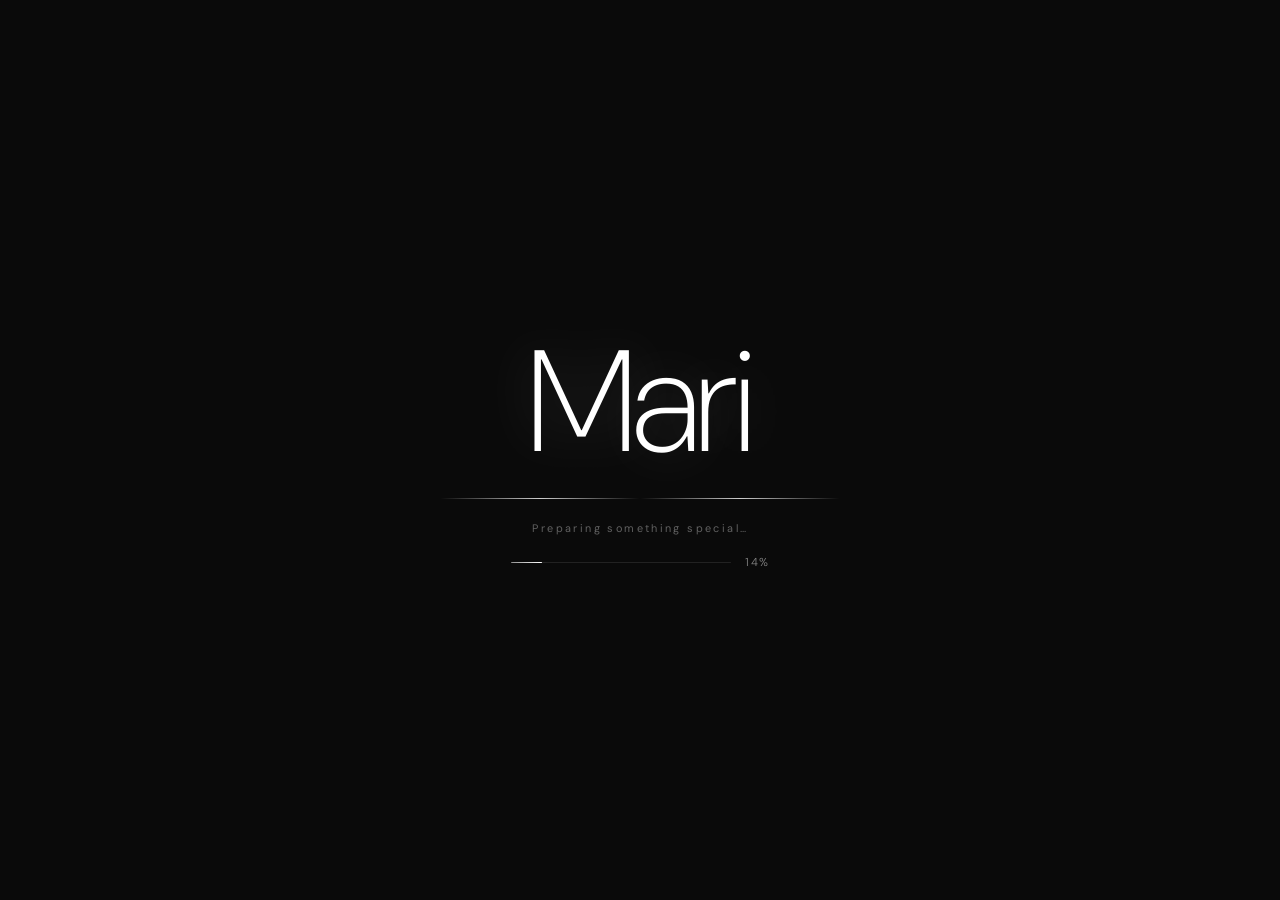
<file: index.html>
<!DOCTYPE html>
<html lang="en">
<head>
  <meta charset="UTF-8">
  <meta name="viewport" content="width=device-width, initial-scale=1.0, maximum-scale=1.0, user-scalable=no, viewport-fit=cover">
  <meta name="mobile-web-app-capable" content="yes">
  <meta name="apple-mobile-web-app-capable" content="yes">
  <meta name="apple-mobile-web-app-status-bar-style" content="black-translucent">
  <title>For You ✉</title>
  <link rel="preconnect" href="https://fonts.googleapis.com">
  <link rel="preconnect" href="https://fonts.gstatic.com" crossorigin>
  <link href="https://fonts.googleapis.com/css2?family=DM+Sans:wght@200;300;400&display=swap" rel="stylesheet">
  <link rel="stylesheet" href="src/css/splash.css">
  <link rel="stylesheet" href="src/css/hub.css">
  <link rel="stylesheet" href="src/css/pages.css">
</head>
<body>
  <div id="splash">
    <!-- Floating particles background -->
    <div class="particles" aria-hidden="true"></div>

    <!-- Animated light streaks -->
    <div class="streaks" aria-hidden="true">
      <div class="streak"></div>
      <div class="streak"></div>
      <div class="streak"></div>
      <div class="streak"></div>
      <div class="streak"></div>
    </div>

    <!-- Loading phase -->
    <div class="loader">
      <!-- Name reveal: letters drop in one by one -->
      <div class="loader-name" aria-hidden="true">
        <span class="ln">M</span><span class="ln">a</span><span class="ln">r</span><span class="ln">i</span>
      </div>
      <!-- Expanding accent lines -->
      <div class="loader-lines" aria-hidden="true">
        <div class="ll ll--left"></div>
        <div class="ll ll--right"></div>
      </div>
      <!-- Sub-label -->
      <span class="loader-label">Preparing something special…</span>
      <!-- Progress bar -->
      <div class="loader-bar-wrap" aria-hidden="true">
        <div class="loader-bar-track">
          <div class="loader-bar-fill"></div>
        </div>
        <span class="loader-percent">0%</span>
      </div>
    </div>

    <!-- Envelope (hidden initially, morphs in after load) -->
    <div class="envelope" aria-label="Letter" role="button" tabindex="0">
      <div class="envelope-body">
        <div class="envelope-flap"></div>
        <!-- Letter sheet peeks out when opened -->
        <div class="envelope-letter">
          <span class="letter-text">for you ♡</span>
        </div>
        <div class="envelope-heart">&#10084;</div>
      </div>
      <span class="envelope-hint">Tap to open</span>
    </div>

    <!-- Circle wipe transition overlay -->
    <div class="circle-wipe" aria-hidden="true"></div>
  </div>

  <main id="hub" class="hub" hidden>
    <!-- Ambient hub particles -->
    <div class="hub-particles" aria-hidden="true"></div>

    <div class="hub-inner">
      <h1 class="hub-title">Happy Birthday, Mari! 🎂</h1>
      <p class="hub-subtitle">Choose a surprise</p>

      <div class="hub-grid">

        <!-- Gallery card -->
        <button class="hub-card hub-card--gallery" data-page="gallery" aria-label="Photo gallery">
          <div class="hub-card__shine" aria-hidden="true"></div>
          <div class="hub-card__bg" aria-hidden="true"></div>
          <div class="hub-card__icon" aria-hidden="true">
            <span class="card-icon-inner">📸</span>
            <div class="card-icon-ring"></div>
          </div>
          <div class="hub-card__text">
            <span class="hub-card__label">Gallery</span>
            <span class="hub-card__sub">Our photos</span>
          </div>
          <div class="hub-card__arrow" aria-hidden="true"></div>
        </button>

        <!-- Jokes card -->
        <button class="hub-card hub-card--jokes" data-page="jokes" aria-label="Jokes">
          <div class="hub-card__shine" aria-hidden="true"></div>
          <div class="hub-card__bg" aria-hidden="true"></div>
          <div class="hub-card__icon" aria-hidden="true">
            <span class="card-icon-inner">🎭</span>
            <div class="card-icon-ring"></div>
          </div>
          <div class="hub-card__text">
            <span class="hub-card__label">Jokes</span>
            <span class="hub-card__sub">Laugh or not?</span>
          </div>
          <div class="hub-card__arrow" aria-hidden="true"></div>
        </button>

        <!-- Message card — last -->
        <button class="hub-card hub-card--message" data-page="message" aria-label="Special message">
          <div class="hub-card__shine" aria-hidden="true"></div>
          <div class="hub-card__bg" aria-hidden="true"></div>
          <div class="hub-card__icon" aria-hidden="true">
            <span class="card-icon-inner">💌</span>
            <div class="card-icon-ring"></div>
          </div>
          <div class="hub-card__text">
            <span class="hub-card__label">Message</span>
            <span class="hub-card__sub">A letter for you</span>
          </div>
          <div class="hub-card__arrow" aria-hidden="true"></div>
        </button>

      </div>
    </div>
  </main>

  <script src="src/js/splash.js"></script>
</body>
</html>
</file>
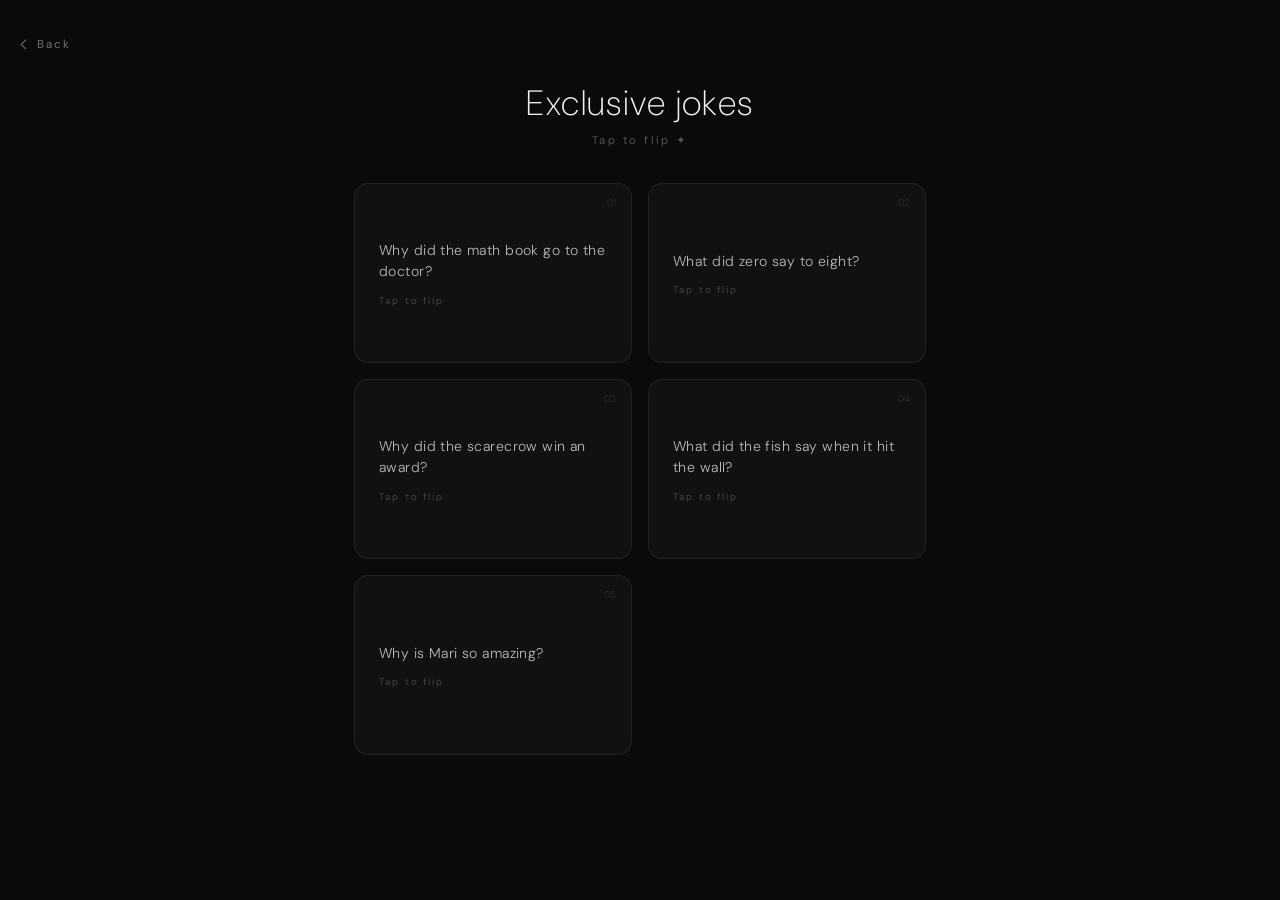
<file: src/pages/jokes.html>
<!DOCTYPE html>
<html lang="en" class="page-standalone">
<head>
  <meta charset="UTF-8">
  <meta name="viewport" content="width=device-width, initial-scale=1.0, maximum-scale=1.0, user-scalable=no, viewport-fit=cover">
  <meta name="mobile-web-app-capable" content="yes">
  <meta name="apple-mobile-web-app-capable" content="yes">
  <meta name="apple-mobile-web-app-status-bar-style" content="black-translucent">
  <title>Exclusive Jokes ✉</title>
  <link rel="preconnect" href="https://fonts.googleapis.com">
  <link rel="preconnect" href="https://fonts.gstatic.com" crossorigin>
  <link href="https://fonts.googleapis.com/css2?family=DM+Sans:wght@200;300;400&display=swap" rel="stylesheet">
  <link rel="stylesheet" href="../css/splash.css">
  <link rel="stylesheet" href="../css/pages.css">
</head>
<body id="page-jokes" class="page-standalone">

  <button class="page-back" id="back-btn" aria-label="Go back">Back</button>

  <div class="page-header">
    <h2 class="page-title">Exclusive jokes</h2>
    <p class="page-subtitle">Tap to flip ✦</p>
  </div>

  <div class="jokes-list">

    <div class="joke-card" data-joke>
      <div class="joke-card__inner">
        <div class="joke-card__front">
          <span class="joke-card__num">01</span>
          <p class="joke-card__setup">Why did the math book go to the doctor?</p>
          <p class="joke-card__tap-hint">Tap to flip</p>
        </div>
        <div class="joke-card__back">
          <p class="joke-card__punchline">Because it had too many problems!</p>
          <p class="joke-card__tap-hint">Tap to flip back</p>
        </div>
      </div>
    </div>

    <div class="joke-card" data-joke>
      <div class="joke-card__inner">
        <div class="joke-card__front">
          <span class="joke-card__num">02</span>
          <p class="joke-card__setup">What did zero say to eight?</p>
          <p class="joke-card__tap-hint">Tap to flip</p>
        </div>
        <div class="joke-card__back">
          <p class="joke-card__punchline">Nice belt!</p>
          <p class="joke-card__tap-hint">Tap to flip back</p>
        </div>
      </div>
    </div>

    <div class="joke-card" data-joke>
      <div class="joke-card__inner">
        <div class="joke-card__front">
          <span class="joke-card__num">03</span>
          <p class="joke-card__setup">Why did the scarecrow win an award?</p>
          <p class="joke-card__tap-hint">Tap to flip</p>
        </div>
        <div class="joke-card__back">
          <p class="joke-card__punchline">Because he was outstanding in his field.</p>
          <p class="joke-card__tap-hint">Tap to flip back</p>
        </div>
      </div>
    </div>

    <div class="joke-card" data-joke>
      <div class="joke-card__inner">
        <div class="joke-card__front">
          <span class="joke-card__num">04</span>
          <p class="joke-card__setup">What did the fish say when it hit the wall?</p>
          <p class="joke-card__tap-hint">Tap to flip</p>
        </div>
        <div class="joke-card__back">
          <p class="joke-card__punchline">Dam!</p>
          <p class="joke-card__tap-hint">Tap to flip back</p>
        </div>
      </div>
    </div>

    <div class="joke-card" data-joke>
      <div class="joke-card__inner">
        <div class="joke-card__front">
          <span class="joke-card__num">05</span>
          <p class="joke-card__setup">Why is Mari so amazing?</p>
          <p class="joke-card__tap-hint">Tap to flip</p>
        </div>
        <div class="joke-card__back">
          <p class="joke-card__punchline">That's not a joke — it's literally the truth. 🎂</p>
          <p class="joke-card__tap-hint">Tap to flip back</p>
        </div>
      </div>
    </div>

  </div>

  <script src="../js/jokes.js"></script>
</body>
</html>
</file>
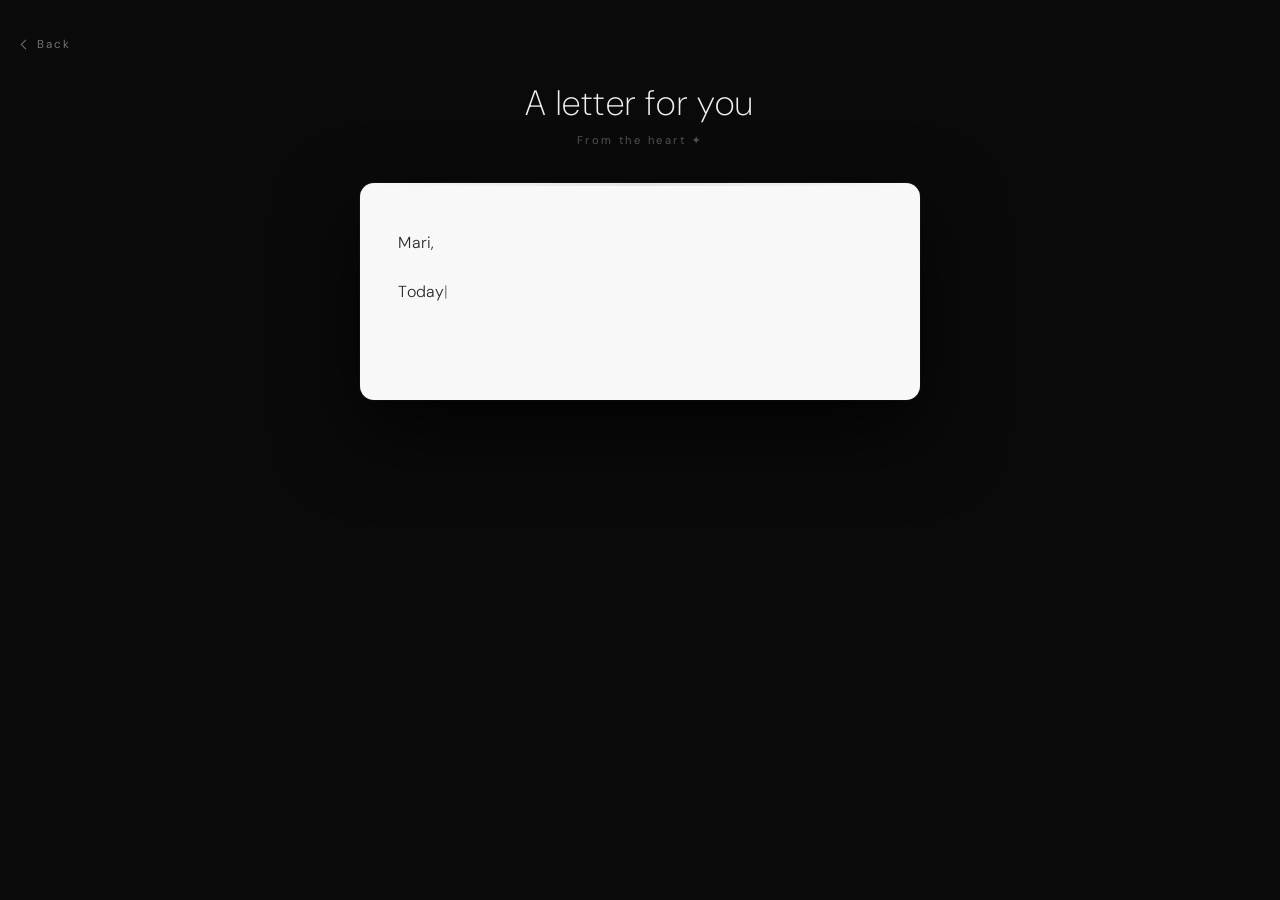
<file: src/pages/message.html>
<!DOCTYPE html>
<html lang="en" class="page-standalone">
<head>
  <meta charset="UTF-8">
  <meta name="viewport" content="width=device-width, initial-scale=1.0, maximum-scale=1.0, user-scalable=no, viewport-fit=cover">
  <meta name="mobile-web-app-capable" content="yes">
  <meta name="apple-mobile-web-app-capable" content="yes">
  <meta name="apple-mobile-web-app-status-bar-style" content="black-translucent">
  <title>A Letter For You ✉</title>
  <link rel="preconnect" href="https://fonts.googleapis.com">
  <link rel="preconnect" href="https://fonts.gstatic.com" crossorigin>
  <link href="https://fonts.googleapis.com/css2?family=DM+Sans:wght@200;300;400&display=swap" rel="stylesheet">
  <link rel="stylesheet" href="../css/splash.css">
  <link rel="stylesheet" href="../css/pages.css">
</head>
<body id="page-message" class="page-standalone">

  <button class="page-back" id="back-btn" aria-label="Go back">Back</button>

  <div class="page-header">
    <h2 class="page-title">A letter for you</h2>
    <p class="page-subtitle">From the heart ✦</p>
  </div>

  <div class="message-wrap">
    <div class="message-letter">
      <p data-typewrite="Mari,"></p>
      <p data-typewrite="Today is a special day — and I couldn't let it pass without telling you how much you mean to me."></p>
      <p data-typewrite="You're one of the most incredible people I've ever met. You have this energy that makes any room feel lighter, more fun, more alive."></p>
      <p data-typewrite="May this birthday be as special as you deserve. May it bring lots of joy, lots of laughter, and all the best things life has to offer."></p>
      <p data-typewrite="I wish you everything, Mari. Literally everything."></p>
      <p data-typewrite="Happy Birthday! 🎂"></p>
      <span class="message-letter__sign">
        <span data-typewrite="With love,"></span><br>
        <span data-typewrite="— Your slutty cousin"></span>
      </span>
      <span class="message-letter__heart" aria-hidden="true">♡</span>
    </div>
  </div>

  <script src="../js/message.js"></script>
</body>
</html>
</file>
<file: src/css/splash.css>
/* ===== Reset & Base ===== */
*, *::before, *::after {
  margin: 0;
  padding: 0;
  box-sizing: border-box;
  -webkit-user-select: none;
  user-select: none;
}

:root {
  /* Black / white / grey palette */
  --bg:           #0a0a0a;
  --bg-mid:       #111111;
  --bg-raised:    #1a1a1a;
  --border:       rgba(255,255,255,.08);
  --border-hi:    rgba(255,255,255,.18);
  --text:         #f0f0f0;
  --text-dim:     rgba(240,240,240,.38);
  --text-mid:     rgba(240,240,240,.65);
  --accent:       #ffffff;
  --accent-dim:   rgba(255,255,255,.55);
  --ring-track:   rgba(255,255,255,.07);
  --envelope-bg:  #e8e8e8;
  --envelope-flap:#d0d0d0;
  --letter-bg:    #f8f8f8;
  --heart:        #ffffff;
}

html, body {
  height: 100%;
  overflow: hidden;
  background: var(--bg);
  font-family: 'DM Sans', 'Segoe UI', system-ui, sans-serif;
  color: var(--text);
  -webkit-font-smoothing: antialiased;
  -webkit-tap-highlight-color: transparent;
  -webkit-touch-callout: none;
  touch-action: pan-y;
}

img {
  -webkit-user-drag: none;
  pointer-events: none;
}

a, button, [role="button"] {
  -webkit-tap-highlight-color: transparent;
  touch-action: manipulation;
}

/* ===== Splash wrapper ===== */
#splash {
  position: fixed;
  inset: 0;
  display: flex;
  align-items: center;
  justify-content: center;
  z-index: 1000;
  background: var(--bg);
}

#splash.fade-out {
  opacity: 0;
  pointer-events: none;
  transition: opacity .6s ease;
}

/* ===== Floating Particles ===== */
.particles {
  position: absolute;
  inset: 0;
  overflow: hidden;
  pointer-events: none;
}

.particle {
  position: absolute;
  border-radius: 50%;
  opacity: 0;
  will-change: transform, opacity;
}

.particle--dot {
  width: var(--size);
  height: var(--size);
  background: rgba(255,255,255,.5);
  animation: float-dot var(--dur) var(--delay) ease-in-out infinite;
}

.particle--star {
  width: var(--size);
  height: var(--size);
  background: rgba(255,255,255,.7);
  clip-path: polygon(50% 0%, 61% 35%, 98% 35%, 68% 57%, 79% 91%, 50% 70%, 21% 91%, 32% 57%, 2% 35%, 39% 35%);
  animation: float-star var(--dur) var(--delay) ease-in-out infinite;
}

.particle--ring {
  width: var(--size);
  height: var(--size);
  border: 1px solid rgba(255,255,255,.25);
  border-radius: 50%;
  animation: float-ring var(--dur) var(--delay) ease-in-out infinite;
}

@keyframes float-dot {
  0%   { opacity: 0; transform: translateY(0) scale(.4); }
  20%  { opacity: .4; }
  60%  { opacity: .15; transform: translateY(var(--drift)) scale(1); }
  100% { opacity: 0; transform: translateY(calc(var(--drift) * 1.8)) scale(.3); }
}

@keyframes float-star {
  0%   { opacity: 0; transform: translateY(0) rotate(0deg) scale(.3); }
  25%  { opacity: .55; }
  50%  { opacity: .15; transform: translateY(var(--drift)) rotate(180deg) scale(1); }
  100% { opacity: 0; transform: translateY(calc(var(--drift) * 1.6)) rotate(360deg) scale(.2); }
}

@keyframes float-ring {
  0%   { opacity: 0; transform: translateY(0) scale(.5); }
  20%  { opacity: .25; }
  70%  { opacity: .07; transform: translateY(var(--drift)) scale(1.4); }
  100% { opacity: 0; transform: translateY(calc(var(--drift) * 1.5)) scale(.6); }
}

/* ===== Light Streaks ===== */
.streaks {
  position: absolute;
  inset: 0;
  overflow: hidden;
  pointer-events: none;
}

.streak {
  position: absolute;
  width: 1px;
  height: 100px;
  background: linear-gradient(to bottom, transparent 0%, rgba(255,255,255,.2) 50%, transparent 100%);
  opacity: 0;
  will-change: transform, opacity;
  animation: streak-fall var(--dur, 4s) var(--delay, 0s) ease-in infinite;
}

@keyframes streak-fall {
  0%   { opacity: 0; transform: translateY(-120px); }
  8%   { opacity: .45; }
  35%  { opacity: .1; }
  100% { opacity: 0; transform: translateY(110vh); }
}

/* ===== Loader — cinematic name-reveal + bar ===== */
.loader {
  position: relative;
  display: flex;
  flex-direction: column;
  align-items: center;
  justify-content: center;
  gap: 0;
  will-change: transform, opacity;
  transition: transform 1s cubic-bezier(.4, 0, .2, 1),
              opacity  .8s cubic-bezier(.4, 0, .2, 1);
}

.loader.hide {
  transform: scale(.25) translateY(16px);
  opacity: 0;
  pointer-events: none;
}

/* --- Big name drop --- */
.loader-name {
  display: flex;
  gap: 0;
  line-height: 1;
  margin-bottom: 24px;
}

.ln {
  font-size: clamp(5rem, 18vw, 9rem);
  font-weight: 200;
  color: #fff;
  letter-spacing: -.02em;
  display: inline-block;
  opacity: 0;
  transform: translateY(-28px) scaleY(.6);
  transform-origin: bottom center;
  will-change: transform, opacity;
  text-shadow: 0 0 60px rgba(255,255,255,.18);
}

/* each letter drops in sequentially via JS adding class .drop */
.ln.drop {
  animation: ln-drop .7s cubic-bezier(.22, 1, .36, 1) forwards;
}

@keyframes ln-drop {
  0%   { opacity: 0; transform: translateY(-40px) scaleY(.5); }
  60%  { opacity: 1; transform: translateY(6px) scaleY(1.04); }
  80%  { transform: translateY(-3px) scaleY(.98); }
  100% { opacity: 1; transform: translateY(0) scaleY(1); }
}

/* --- Horizontal accent lines --- */
.loader-lines {
  display: flex;
  align-items: center;
  justify-content: center;
  width: 100%;
  margin-bottom: 22px;
  position: relative;
  height: 1px;
}

.ll {
  position: absolute;
  height: 1px;
  width: 0;
  background: linear-gradient(90deg, transparent, rgba(255,255,255,.8), transparent);
  will-change: width, opacity;
  transition: width 1.2s cubic-bezier(.22, 1, .36, 1),
              opacity .4s ease;
  opacity: 0;
}

.ll--left  { right: 50%; transform-origin: right; }
.ll--right { left: 50%;  transform-origin: left; }

.ll.expand {
  width: clamp(80px, 22vw, 200px);
  opacity: 1;
}

/* --- Sub label --- */
.loader-label {
  font-size: .68rem;
  color: rgba(240,240,240,.38);
  letter-spacing: .22em;
  margin-bottom: 20px;
  opacity: 0;
  transform: translateY(5px);
  animation: label-fade 1.2s 1.6s ease forwards;
}

@keyframes label-fade {
  0%   { opacity: 0; transform: translateY(5px); }
  100% { opacity: 1; transform: translateY(0); }
}

/* --- Progress bar --- */
.loader-bar-wrap {
  display: flex;
  align-items: center;
  gap: 14px;
  opacity: 0;
  animation: label-fade 1s 1.9s ease forwards;
}

.loader-bar-track {
  width: clamp(100px, 28vw, 220px);
  height: 1px;
  background: rgba(255,255,255,.1);
  border-radius: 1px;
  overflow: hidden;
  position: relative;
}

.loader-bar-fill {
  position: absolute;
  top: 0;
  left: 0;
  height: 100%;
  width: 0%;
  background: linear-gradient(90deg, rgba(255,255,255,.5), #fff);
  border-radius: 1px;
  box-shadow: 0 0 8px rgba(255,255,255,.6);
  will-change: width;
  transition: width .2s linear;
}

.loader-percent {
  font-size: .72rem;
  font-weight: 300;
  letter-spacing: .14em;
  color: rgba(240,240,240,.55);
  user-select: none;
  min-width: 3ch;
  text-align: left;
}

/* Burst particles at 100% */
.burst-particle {
  position: absolute;
  width: 3px;
  height: 3px;
  border-radius: 50%;
  background: rgba(255,255,255,.9);
  will-change: transform, opacity;
  pointer-events: none;
}

/* ===== Envelope ===== */
.envelope {
  position: absolute;
  display: flex;
  flex-direction: column;
  align-items: center;
  justify-content: center;
  gap: 20px;
  opacity: 0;
  transform: scale(.5) translateY(16px);
  pointer-events: none;
  will-change: transform, opacity;
  cursor: pointer;
  transition: transform 1.2s cubic-bezier(.22, 1, .36, 1),
              opacity  1s  cubic-bezier(.22, 1, .36, 1);
  outline: none;
}

.envelope:focus-visible .envelope-body {
  outline: 1px solid rgba(255,255,255,.5);
  outline-offset: 10px;
  border-radius: 12px;
}

.envelope.show {
  opacity: 1;
  transform: scale(1) translateY(0);
  pointer-events: auto;
}

.envelope.opening .envelope-body {
  animation: none;
}

/* Envelope body */
.envelope-body {
  position: relative;
  width: 160px;
  height: 114px;
  background: linear-gradient(160deg, #e8e8e8 0%, #d2d2d2 100%);
  border-radius: 12px;
  box-shadow:
    0 12px 40px rgba(0,0,0,.55),
    0 0  80px rgba(255,255,255,.04),
    inset 0 1px 0 rgba(255,255,255,.4);
  overflow: visible;
  transition: transform .7s cubic-bezier(.22, 1, .36, 1),
              box-shadow .7s ease;
}

.envelope:hover .envelope-body {
  transform: translateY(-4px);
  box-shadow:
    0 20px 60px rgba(0,0,0,.6),
    0 0 100px rgba(255,255,255,.07);
}

/* Flap (triangle) */
.envelope-flap {
  position: absolute;
  top: 0;
  left: 0;
  width: 100%;
  height: 0;
  border-left: 80px solid transparent;
  border-right: 80px solid transparent;
  border-top: 60px solid #c8c8c8;
  transform-origin: top center;
  transition: transform .8s cubic-bezier(.22, 1, .36, 1);
  z-index: 3;
  filter: drop-shadow(0 3px 6px rgba(0,0,0,.12));
}

.envelope.opening .envelope-flap {
  transform: rotateX(175deg);
}

/* Letter sheet slides up */
.envelope-letter {
  position: absolute;
  bottom: 18px;
  left: 50%;
  transform: translateX(-50%) translateY(0);
  width: 128px;
  height: 82px;
  background: var(--letter-bg);
  border-radius: 6px;
  display: flex;
  align-items: center;
  justify-content: center;
  box-shadow: 0 2px 12px rgba(0,0,0,.15);
  z-index: 2;
  transition: transform .9s .2s cubic-bezier(.22, 1, .36, 1),
              opacity   .6s .2s ease;
  opacity: 0;
}

.envelope.opening .envelope-letter {
  transform: translateX(-50%) translateY(-76px);
  opacity: 1;
  z-index: 5; /* above flap (z-index: 3) */
}

.letter-text {
  font-size: .68rem;
  color: #555;
  letter-spacing: .12em;
  font-style: italic;
}

/* Heart seal */
.envelope-heart {
  position: absolute;
  top: -8px;
  left: 50%;
  transform: translateX(-50%) scale(0);
  font-size: 1.5rem;
  color: var(--heart);
  z-index: 4;
  will-change: transform;
  transition: transform .5s .6s cubic-bezier(.34, 1.56, .64, 1);
  filter: drop-shadow(0 0 8px rgba(255,255,255,.3)) grayscale(1) brightness(0);
}

.envelope.show .envelope-heart {
  transform: translateX(-50%) scale(1);
}

.envelope.opening .envelope-heart {
  transition: transform .3s cubic-bezier(.4, 0, 1, 1), opacity .25s ease;
  transform: translateX(-50%) scale(0);
  opacity: 0;
}

/* Hint text under envelope */
.envelope-hint {
  font-size: .67rem;
  color: var(--text-dim);
  letter-spacing: .22em;
  opacity: 0;
  transform: translateY(5px);
  transition: opacity .7s 1s ease, transform .7s 1s ease;
}

.envelope.show .envelope-hint {
  opacity: 1;
  transform: translateY(0);
  animation: hint-pulse 3s 2.5s ease-in-out infinite;
}

.envelope.opening .envelope-hint {
  opacity: 0 !important;
  transition: opacity .15s ease !important;
  animation: none !important;
}

@keyframes hint-pulse {
  0%, 100% { opacity: .35; }
  50%      { opacity: .75; }
}

/* Idle float for envelope */
.envelope.show .envelope-body {
  animation: idle-float 5s ease-in-out infinite;
}

@keyframes idle-float {
  0%, 100% { transform: translateY(0); }
  50%      { transform: translateY(-7px); }
}

/* Subtle glow halo behind envelope */
.envelope.show::before {
  content: '';
  position: absolute;
  width: 240px;
  height: 240px;
  border-radius: 50%;
  background: radial-gradient(circle, rgba(255,255,255,.05) 0%, transparent 65%);
  animation: glow-pulse 4s ease-in-out infinite;
  pointer-events: none;
}

@keyframes glow-pulse {
  0%, 100% { transform: scale(.95); opacity: .5; }
  50%      { transform: scale(1.1); opacity: 1; }
}

/* ===== Circle-Wipe Transition ===== */
.circle-wipe {
  position: fixed;
  top: 50%;
  left: 50%;
  width: 0;
  height: 0;
  border-radius: 50%;
  background: var(--bg);
  transform: translate(-50%, -50%);
  pointer-events: none;
  z-index: 1001;
  will-change: width, height;
  transition: width 1.1s cubic-bezier(.76, 0, .24, 1),
              height 1.1s cubic-bezier(.76, 0, .24, 1),
              opacity .5s .9s ease;
}

.circle-wipe.expand {
  opacity: 1;
}

.circle-wipe.fade {
  opacity: 0;
}
</file>
<file: src/css/hub.css>
/* ===== Hub Page ===== */
.hub {
  position: fixed;
  inset: 0;
  display: flex;
  align-items: center;
  justify-content: center;
  background: #0a0a0a;
  z-index: 1;
  opacity: 0;
  transform: scale(1.03);
  transition: opacity .9s ease, transform .9s cubic-bezier(.22, 1, .36, 1);
  overflow: hidden;
}

.hub.reveal {
  opacity: 1;
  transform: scale(1);
}

/* Ambient background particles — spawned by JS */
.hub-particles {
  position: absolute;
  inset: 0;
  pointer-events: none;
  overflow: hidden;
}

.hub-particle {
  position: absolute;
  border-radius: 50%;
  background: rgba(255,255,255,.2);
  opacity: 0;
  animation: hub-drift var(--dur) var(--delay) ease-in-out infinite;
}

@keyframes hub-drift {
  0%   { opacity: 0; transform: translateY(0) scale(.5); }
  20%  { opacity: .3; }
  80%  { opacity: .1; }
  100% { opacity: 0; transform: translateY(var(--drift)) scale(.8); }
}

/* ===== Inner layout ===== */
.hub-inner {
  position: relative;
  text-align: center;
  padding: 2rem 1.5rem;
  width: 100%;
  max-width: 780px;
  z-index: 1;
}

.hub-title {
  font-size: clamp(1.6rem, 5vw, 2.8rem);
  font-weight: 300;
  letter-spacing: .03em;
  color: #f0f0f0;
  margin-bottom: .5rem;
  opacity: 0;
  transform: translateY(22px);
  animation: hub-fade-up .9s .3s ease forwards;
}

.hub-subtitle {
  font-size: clamp(.8rem, 2vw, .9rem);
  color: rgba(240,240,240,.38);
  letter-spacing: .22em;
  margin-bottom: 2.8rem;
  opacity: 0;
  transform: translateY(14px);
  animation: hub-fade-up .9s .5s ease forwards;
}

@keyframes hub-fade-up {
  to { opacity: 1; transform: translateY(0); }
}

/* ===== Grid ===== */
.hub-grid {
  display: grid;
  grid-template-columns: 1fr;
  max-width: 460px;
  margin: 0 auto;
  gap: .9rem;
  opacity: 0;
  transform: translateY(18px);
  animation: hub-fade-up .9s .7s ease forwards;
}

/* ===== Base card — horizontal list row ===== */
.hub-card {
  position: relative;
  display: flex;
  flex-direction: row;
  align-items: center;
  gap: 1.2rem;
  padding: 1.1rem 1.4rem;
  border: none;
  border-radius: 14px;
  cursor: pointer;
  overflow: hidden;
  outline: none;
  text-align: left;

  background: #141414;
  border: 1px solid rgba(255,255,255,.07);

  color: #f0f0f0;
  will-change: transform, box-shadow;
  transition:
    transform .5s cubic-bezier(.22, 1, .36, 1),
    box-shadow .5s ease,
    border-color .5s ease;
}

.hub-card:nth-child(1) { animation: card-pop .7s .88s cubic-bezier(.34, 1.56, .64, 1) both; }
.hub-card:nth-child(2) { animation: card-pop .7s 1.04s cubic-bezier(.34, 1.56, .64, 1) both; }
.hub-card:nth-child(3) { animation: card-pop .7s 1.20s cubic-bezier(.34, 1.56, .64, 1) both; }

@keyframes card-pop {
  0%   { opacity: 0; transform: scale(.78) translateY(28px); }
  100% { opacity: 1; transform: scale(1)   translateY(0); }
}

/* Hover lift */
.hub-card:hover {
  border-color: rgba(255,255,255,.18);
  box-shadow: 0 12px 40px rgba(0,0,0,.5), 0 0 60px rgba(255,255,255,.03);
}

/* Focus ring */
.hub-card:focus-visible {
  border-color: rgba(255,255,255,.4);
}

/* Active press */
.hub-card:active {
  transform: scale(.97) translateY(0);
  transition-duration: .1s;
}

/* ===== Shine sweep on hover ===== */
.hub-card__shine {
  position: absolute;
  inset: 0;
  background: linear-gradient(
    115deg,
    transparent 28%,
    rgba(255,255,255,.055) 50%,
    transparent 72%
  );
  transform: translateX(-110%);
  transition: transform .7s ease;
  pointer-events: none;
  z-index: 0;
}

.hub-card:hover .hub-card__shine {
  transform: translateX(110%);
}

/* ===== Background blob (neutral white tint per card) ===== */
.hub-card__bg {
  position: absolute;
  inset: 0;
  border-radius: inherit;
  opacity: 0;
  transition: opacity .5s ease;
  pointer-events: none;
  z-index: 0;
}

.hub-card--gallery .hub-card__bg,
.hub-card--message .hub-card__bg,
.hub-card--jokes   .hub-card__bg {
  background: radial-gradient(ellipse at 50% 90%, rgba(255,255,255,.06) 0%, transparent 65%);
}

.hub-card:hover .hub-card__bg { opacity: 1; }

/* ===== Border accent per card (all neutral \u2014 handled by base .hub-card) ===== */
/* Individual card variants share the same neutral border treatment. */

/* ===== Icon area ===== */
.hub-card__icon {
  position: relative;
  display: flex;
  align-items: center;
  justify-content: center;
  width: 52px;
  height: 52px;
  flex-shrink: 0;
  z-index: 1;
}

.card-icon-inner {
  font-size: 1.8rem;
  line-height: 1;
  will-change: transform;
  transition: transform .45s cubic-bezier(.34, 1.56, .64, 1);
  display: block;
  filter: grayscale(.8) brightness(.95);
}

.hub-card:hover .card-icon-inner {
  transform: scale(1.18) translateY(-3px);
  filter: grayscale(0) brightness(1);
}

/* Animated halo ring behind icon */
.card-icon-ring {
  position: absolute;
  inset: -4px;
  border-radius: 50%;
  border: 1px solid rgba(255,255,255,0);
  transition: border-color .45s ease, transform .5s ease;
  transform: scale(.82);
}

.hub-card:hover .card-icon-ring {
  border-color: rgba(255,255,255,.2);
  transform: scale(1);
}

/* ===== Labels wrapper ===== */
.hub-card__text {
  display: flex;
  flex-direction: column;
  gap: .2rem;
  z-index: 1;
  flex: 1;
}

/* ===== Labels ===== */
.hub-card__label {
  font-size: .95rem;
  font-weight: 400;
  letter-spacing: .12em;
  color: rgba(240,240,240,.85);
  z-index: 1;
  transition: color .35s ease;
}

.hub-card:hover .hub-card__label {
  color: #ffffff;
}

.hub-card__sub {
  font-size: .7rem;
  color: rgba(240,240,240,.3);
  letter-spacing: .14em;
  z-index: 1;
  transition: color .35s ease;
}

.hub-card:hover .hub-card__sub {
  color: rgba(240,240,240,.6);
}

/* ===== Right arrow ===== */
.hub-card__arrow {
  margin-left: auto;
  width: 22px;
  height: 22px;
  display: flex;
  align-items: center;
  justify-content: center;
  z-index: 1;
  opacity: .2;
  transition: opacity .35s ease, transform .35s cubic-bezier(.22, 1, .36, 1);
  flex-shrink: 0;
}

.hub-card__arrow::after {
  content: '';
  display: block;
  width: 7px;
  height: 7px;
  border-right: 1.5px solid #fff;
  border-top: 1.5px solid #fff;
  transform: rotate(45deg);
}

.hub-card:hover .hub-card__arrow {
  opacity: .7;
  transform: translateX(3px);
}

/* ===== Wobble keyframe (triggered by JS on click) ===== */
@keyframes card-wobble {
  0%   { transform: scale(1)    translateY(0)    rotate(0deg); }
  20%  { transform: scale(1.04) translateY(-4px) rotate(-1.5deg); }
  40%  { transform: scale(.98)  translateY(2px)  rotate(1.2deg); }
  60%  { transform: scale(1.02) translateY(-2px) rotate(-.8deg); }
  80%  { transform: scale(.99)  translateY(1px)  rotate(.5deg); }
  100% { transform: scale(1)    translateY(0)    rotate(0deg); }
}

.hub-card.wobble {
  animation: card-wobble .55s cubic-bezier(.22, 1, .36, 1) both;
}

/* =============================================
   MOBILE / iOS SAFE-AREA & TOUCH TARGETS
   ============================================= */

.hub-inner {
  padding-top: max(2rem, calc(1.5rem + env(safe-area-inset-top)));
  padding-bottom: max(2rem, calc(1.5rem + env(safe-area-inset-bottom)));
  padding-left: max(1.5rem, env(safe-area-inset-left));
  padding-right: max(1.5rem, env(safe-area-inset-right));
}

.hub-card {
  min-height: 64px;
}

@media (max-width: 480px) {
  .hub-card {
    padding: 1rem 1.2rem;
    gap: 1rem;
  }

  .hub-card__icon {
    width: 44px;
    height: 44px;
  }

  .card-icon-inner {
    font-size: 1.55rem;
  }
}
</file>
<file: src/css/pages.css>
/* ===== Shared sub-page styles ===== */

/* Page panels — hidden by default, slide in over hub */
.page {
  position: fixed;
  inset: 0;
  background: #0a0a0a;
  z-index: 10;
  opacity: 0;
  pointer-events: none;
  transform: translateY(30px);
  transition: opacity .55s cubic-bezier(.22, 1, .36, 1),
              transform .55s cubic-bezier(.22, 1, .36, 1);
  overflow-y: hidden;
  -webkit-overflow-scrolling: touch;
  display: flex;
  flex-direction: column;
}

.page.active {
  opacity: 1;
  pointer-events: auto;
  transform: translateY(0);
  overflow-y: auto;
}

/* Back button */
.page-back {
  position: fixed;
  top: 22px;
  left: 22px;
  z-index: 20;
  display: flex;
  align-items: center;
  gap: 8px;
  background: none;
  border: none;
  cursor: pointer;
  color: rgba(240,240,240,.45);
  font-family: 'DM Sans', sans-serif;
  font-size: .72rem;
  letter-spacing: .18em;
  padding: 8px 0;
  transition: color .3s ease, transform .3s cubic-bezier(.22, 1, .36, 1);
  outline: none;
  opacity: 0;
  transform: translateX(-6px);
}

.page.active .page-back {
  opacity: 1;
  transform: translateX(0);
  transition: color .3s ease, transform .5s .2s cubic-bezier(.22, 1, .36, 1),
              opacity .5s .2s ease;
}

.page-back:hover {
  color: rgba(240,240,240,.85);
  transform: translateX(-4px);
}

.page-back::before {
  content: '';
  display: inline-block;
  width: 7px;
  height: 7px;
  border-left: 1.5px solid currentColor;
  border-bottom: 1.5px solid currentColor;
  transform: rotate(45deg);
  margin-top: 1px;
}

/* Page header area */
.page-header {
  text-align: center;
  padding: 80px 24px 36px;
}

.page-title {
  font-size: clamp(1.4rem, 4vw, 2.2rem);
  font-weight: 200;
  letter-spacing: .04em;
  color: #f0f0f0;
  margin-bottom: .45rem;
}

.page-subtitle {
  font-size: .7rem;
  color: rgba(240,240,240,.32);
  letter-spacing: .22em;
}

/* =============================================
   GALLERY PAGE — bento grid
   ============================================= */
#page-gallery .gallery-grid {
  display: grid;
  grid-template-columns: repeat(4, 1fr);
  grid-auto-rows: clamp(130px, 18vw, 210px);
  grid-auto-flow: dense;
  gap: 5px;
  padding: 0 20px 60px;
  max-width: 1080px;
  margin: 0 auto;
  width: 100%;
}

/* Bento spans — hero + varied wide tiles */
.gallery-item:nth-child(1)  { grid-column: span 2; grid-row: span 2; }
.gallery-item:nth-child(4)  { grid-column: span 2; }
.gallery-item:nth-child(6)  { grid-column: span 2; }
.gallery-item:nth-child(8)  { grid-column: span 2; }
.gallery-item:nth-child(12) { grid-column: span 2; }

/* Staggered fade-in — items start hidden, JS adds .visible */
.gallery-item {
  position: relative;
  overflow: hidden;
  background: #111;
  border-radius: 8px;
  cursor: pointer;
  opacity: 0;
  transform: scale(.93) translateY(14px);
  transition: opacity .6s ease,
              transform .6s cubic-bezier(.22, 1, .36, 1),
              box-shadow .4s ease;
  will-change: transform, opacity;
}

.gallery-item.visible {
  opacity: 1;
  transform: scale(1) translateY(0);
}

.gallery-item:hover {
  box-shadow: 0 14px 48px rgba(0,0,0,.65);
  z-index: 2;
}

.gallery-item img {
  width: 100%;
  height: 100%;
  object-fit: cover;
  display: block;
  filter: grayscale(.3) brightness(.88);
  transition: filter .55s ease, transform .6s cubic-bezier(.22, 1, .36, 1);
}

.gallery-item:hover img {
  filter: grayscale(0) brightness(.95);
  transform: scale(1.06);
}

.gallery-item__caption {
  position: absolute;
  bottom: 0;
  left: 0;
  right: 0;
  padding: 34px 12px 11px;
  background: linear-gradient(transparent, rgba(0,0,0,.72));
  font-size: .65rem;
  color: rgba(255,255,255,.65);
  letter-spacing: .16em;
  opacity: 0;
  transform: translateY(4px);
  transition: opacity .3s ease, transform .3s ease;
  border-radius: 0 0 8px 8px;
}

.gallery-item:hover .gallery-item__caption {
  opacity: 1;
  transform: translateY(0);
}

/* Expand/zoom hint icon */
.gallery-item__expand {
  position: absolute;
  top: 10px;
  right: 10px;
  width: 26px;
  height: 26px;
  border-radius: 50%;
  background: rgba(0,0,0,.42);
  backdrop-filter: blur(6px);
  display: flex;
  align-items: center;
  justify-content: center;
  opacity: 0;
  transform: scale(.6);
  transition: opacity .28s ease, transform .32s cubic-bezier(.34, 1.56, .64, 1);
  pointer-events: none;
}

.gallery-item__expand::before,
.gallery-item__expand::after {
  content: '';
  position: absolute;
  background: rgba(255,255,255,.85);
  border-radius: 1px;
}

.gallery-item__expand::before { width: 9px; height: 1px; }
.gallery-item__expand::after  { width: 1px; height: 9px; }

.gallery-item:hover .gallery-item__expand {
  opacity: 1;
  transform: scale(1);
}

/* ── responsive ── */
@media (max-width: 680px) {
  #page-gallery .gallery-grid {
    grid-template-columns: repeat(2, 1fr);
    grid-auto-rows: clamp(110px, 42vw, 190px);
    gap: 4px;
    padding: 0 10px 60px;
  }

  /* On narrow screens: only the hero keeps its span */
  .gallery-item:nth-child(4),
  .gallery-item:nth-child(6),
  .gallery-item:nth-child(8),
  .gallery-item:nth-child(12) {
    grid-column: span 1;
  }
}

/* =============================================
   LIGHTBOX
   ============================================= */
#gallery-lightbox {
  position: fixed;
  inset: 0;
  z-index: 200;
  background: rgba(0,0,0,.9);
  backdrop-filter: blur(18px);
  display: flex;
  align-items: center;
  justify-content: center;
  opacity: 0;
  pointer-events: none;
  transition: opacity .35s ease;
}

#gallery-lightbox.open {
  opacity: 1;
  pointer-events: auto;
}

.lightbox-img-wrap {
  position: relative;
  display: flex;
  align-items: center;
  justify-content: center;
}

#lightbox-img {
  max-width: min(90vw, 1100px);
  max-height: 84vh;
  width: auto;
  height: auto;
  border-radius: 10px;
  object-fit: contain;
  display: block;
  box-shadow: 0 40px 100px rgba(0,0,0,.8);
  opacity: 0;
  transform: scale(.94);
  transition: opacity .38s ease, transform .38s cubic-bezier(.22, 1, .36, 1);
}

#gallery-lightbox.open #lightbox-img {
  opacity: 1;
  transform: scale(1);
}

.lightbox-caption {
  position: absolute;
  bottom: -26px;
  left: 0;
  right: 0;
  text-align: center;
  font-size: .64rem;
  color: rgba(240,240,240,.3);
  letter-spacing: .22em;
}

.lightbox-close {
  position: fixed;
  top: 18px;
  right: 22px;
  background: none;
  border: none;
  cursor: pointer;
  color: rgba(255,255,255,.35);
  font-size: 1.6rem;
  line-height: 1;
  padding: 8px;
  transition: color .25s ease, transform .25s ease;
  z-index: 201;
  font-family: inherit;
}

.lightbox-close:hover {
  color: rgba(255,255,255,.85);
  transform: rotate(90deg);
}

.lightbox-btn {
  position: fixed;
  top: 50%;
  transform: translateY(-50%);
  background: none;
  border: none;
  cursor: pointer;
  padding: 20px 18px;
  z-index: 201;
  transition: transform .28s cubic-bezier(.22, 1, .36, 1);
}

.lightbox-btn::before {
  content: '';
  display: block;
  width: 13px;
  height: 13px;
  border-top: 2px solid rgba(255,255,255,.4);
  transition: border-color .25s ease;
}

.lightbox-btn:hover::before { border-color: rgba(255,255,255,.9); }

.lightbox-btn--prev { left: 14px; }
.lightbox-btn--next { right: 14px; }

.lightbox-btn--prev::before {
  border-left: 2px solid rgba(255,255,255,.4);
  transform: rotate(-45deg);
}

.lightbox-btn--prev:hover { transform: translateY(-50%) translateX(-4px); }
.lightbox-btn--prev:hover::before { border-left-color: rgba(255,255,255,.9); }

.lightbox-btn--next::before {
  border-right: 2px solid rgba(255,255,255,.4);
  transform: rotate(45deg);
}

.lightbox-btn--next:hover { transform: translateY(-50%) translateX(4px); }
.lightbox-btn--next:hover::before { border-right-color: rgba(255,255,255,.9); }

.lightbox-counter {
  position: fixed;
  bottom: 22px;
  left: 50%;
  transform: translateX(-50%);
  font-size: .62rem;
  color: rgba(255,255,255,.22);
  letter-spacing: .26em;
  white-space: nowrap;
}

/* =============================================
   JOKES PAGE
   ============================================= */
#page-jokes .jokes-list {
  display: grid;
  grid-template-columns: repeat(auto-fill, minmax(260px, 1fr));
  gap: 1rem;
  padding: 0 24px 60px;
  max-width: 620px;
  margin: 0 auto;
  width: 100%;
}

/* 3-D flip card container */
.joke-card {
  perspective: 1000px;
  cursor: pointer;
  height: 180px;
  user-select: none;
}

.joke-card__inner {
  position: relative;
  width: 100%;
  height: 100%;
  transform-style: preserve-3d;
  transition: transform .65s cubic-bezier(.22, 1, .36, 1);
}

.joke-card.flipped .joke-card__inner {
  transform: rotateY(180deg);
}

.joke-card__front,
.joke-card__back {
  position: absolute;
  inset: 0;
  backface-visibility: hidden;
  -webkit-backface-visibility: hidden;
  border-radius: 14px;
  padding: 1.4rem 1.5rem;
  display: flex;
  flex-direction: column;
  justify-content: center;
  gap: .65rem;
}

.joke-card__front {
  background: #111;
  border: 1px solid rgba(255,255,255,.07);
  transition: border-color .35s ease;
}

.joke-card:hover .joke-card__front {
  border-color: rgba(255,255,255,.16);
}

.joke-card__back {
  background: #1a1a1a;
  border: 1px solid rgba(255,255,255,.12);
  transform: rotateY(180deg);
  align-items: center;
  justify-content: center;
  text-align: center;
}

.joke-card__setup {
  font-size: .88rem;
  font-weight: 300;
  color: rgba(240,240,240,.75);
  letter-spacing: .03em;
  line-height: 1.55;
}

.joke-card__punchline {
  font-size: .9rem;
  font-weight: 300;
  color: rgba(240,240,240,.85);
  letter-spacing: .03em;
  line-height: 1.6;
}

.joke-card__tap-hint {
  font-size: .6rem;
  color: rgba(240,240,240,.22);
  letter-spacing: .2em;
}

/* Number bullet (front face) */
.joke-card__num {
  position: absolute;
  top: 12px;
  right: 14px;
  font-size: .6rem;
  color: rgba(255,255,255,.12);
  letter-spacing: .06em;
  font-weight: 300;
}

/* =============================================
   MESSAGE PAGE
   ============================================= */
#page-message .message-wrap {
  display: flex;
  align-items: flex-start;
  justify-content: center;
  flex: 1;
  padding: 0 24px 80px;
}

.message-letter {
  width: 100%;
  max-width: 560px;
  background: #f8f8f8;
  border-radius: 14px;
  padding: 2.8rem 2.4rem;
  box-shadow: 0 32px 80px rgba(0,0,0,.7), 0 0 0 1px rgba(255,255,255,.04);
  position: relative;
  overflow: hidden;
}

.message-letter::before {
  content: '';
  position: absolute;
  top: 0;
  left: 0;
  right: 0;
  height: 3px;
  background: linear-gradient(90deg, transparent, rgba(0,0,0,.08), transparent);
}

.message-letter p {
  font-size: clamp(.9rem, 2.2vw, 1rem);
  font-weight: 300;
  color: #2a2a2a;
  line-height: 1.85;
  letter-spacing: .01em;
  margin-bottom: 1.2rem;
}

.message-letter p:last-of-type {
  margin-bottom: 0;
}

.message-letter__sign {
  display: block;
  margin-top: 2rem;
  font-size: .85rem;
  color: rgba(42,42,42,.55);
  letter-spacing: .05em;
  font-style: italic;
}

.message-letter__heart {
  position: absolute;
  bottom: 16px;
  right: 20px;
  font-size: 1.1rem;
  opacity: .18;
}

/* ===== Typewriter cursor ===== */
.tw-cursor {
  display: inline;
  color: rgba(42,42,42,.65);
  font-weight: 300;
  animation: tw-blink .75s step-end infinite;
}

@keyframes tw-blink {
  0%, 100% { opacity: 1; }
  50%       { opacity: 0; }
}

/* =============================================
   MOBILE / iOS SAFE-AREA & TOUCH TARGETS
   ============================================= */

/* Allow images inside lightbox to receive pointer events */
#lightbox-img {
  pointer-events: auto;
}

/* Safe-area insets for notch / Dynamic Island */
.page-back {
  top: max(22px, calc(14px + env(safe-area-inset-top)));
  left: max(22px, calc(14px + env(safe-area-inset-left)));
  min-height: 44px;
  min-width: 44px;
}

.page-header {
  padding-top: max(80px, calc(56px + env(safe-area-inset-top)));
  padding-bottom: 36px;
  padding-left: max(24px, env(safe-area-inset-left));
  padding-right: max(24px, env(safe-area-inset-right));
}

/* Lightbox safe-area */
.lightbox-close {
  top: max(18px, calc(10px + env(safe-area-inset-top)));
  right: max(22px, calc(14px + env(safe-area-inset-right)));
  min-height: 44px;
  min-width: 44px;
  display: flex;
  align-items: center;
  justify-content: center;
}

.lightbox-btn {
  min-width: 52px;
  min-height: 64px;
}

.lightbox-btn--prev {
  left: max(14px, env(safe-area-inset-left));
}

.lightbox-btn--next {
  right: max(14px, env(safe-area-inset-right));
}

.lightbox-counter {
  bottom: max(22px, calc(14px + env(safe-area-inset-bottom)));
}

/* Joke cards — ensure comfortable tap on mobile */
.joke-card {
  min-height: 180px;
}

/* Gallery bottom padding for home indicator */
#page-gallery .gallery-grid {
  padding-bottom: max(60px, calc(40px + env(safe-area-inset-bottom)));
}

/* Message wrap bottom padding */
#page-message .message-wrap {
  padding-bottom: max(40px, calc(24px + env(safe-area-inset-bottom)));
}

@media (max-width: 480px) {
  .page-header {
    padding-left: 18px;
    padding-right: 18px;
  }

  #gallery-lightbox .lightbox-btn {
    padding: 16px 10px;
  }

  #page-jokes .jokes-list {
    grid-template-columns: 1fr;
    padding-left: 16px;
    padding-right: 16px;
  }
}

/* =============================================
   STANDALONE SUB-PAGES (src/pages/*.html)
   ============================================= */

/* Override splash.css's overflow:hidden / height:100% reset */
html.page-standalone {
  height: auto;
  overflow-y: auto;
}

body.page-standalone {
  height: auto;
  min-height: 100vh;
  overflow-y: auto;
  -webkit-overflow-scrolling: touch;
  /* Fade + rise entrance animation on page load */
  animation: page-enter .45s cubic-bezier(.22, 1, .36, 1) both;
}

@keyframes page-enter {
  from { opacity: 0; transform: translateY(10px); }
  to   { opacity: 1; transform: translateY(0); }
}

/* Show back button immediately (no .page.active wrapper needed) */
body.page-standalone .page-back {
  opacity: 1;
  transform: translateX(0);
}

/* Class-based body scroll lock when lightbox is open —
   avoids iOS position:fixed jank vs inline style manipulation */
body.lightbox-open {
  overflow: hidden !important;
  touch-action: none;
}

/* Prevent touch passthrough on the open lightbox overlay */
#gallery-lightbox.open {
  touch-action: none;
}
</file>
